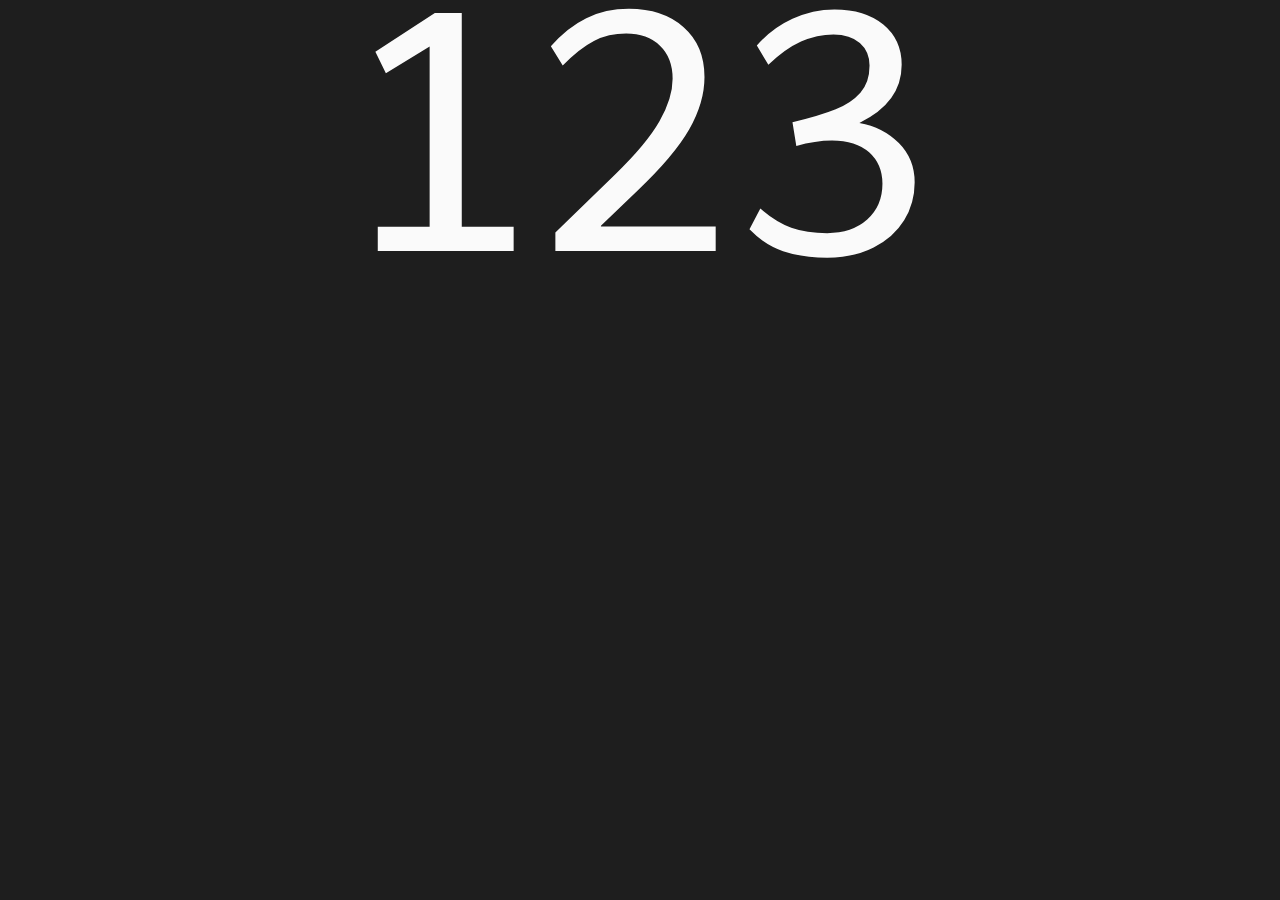
<file: index.html>
<!DOCTYPE html>
<html>
 <head>
   <meta charset="UTF-8">
   <meta name="viewport" content="width=device-width,initial-scale=1">
   <title>Loops</title>
 <link rel="stylesheet" href="style.css">
  <link href="https://fonts.googleapis.com/css?family=Martel+Sans" rel="stylesheet">
 </head>
 <body>
  <div class="one">
   <a href="1/index.html" target="_blank">
     <h1>1</h1>
   </a>
  </div>
  <div class="two">
   <a href="2/index.html" target="_blank">
     <h1>2</h1>
   </a>
  </div>
  <div class="three">
   <a href="3/index.html" target="_blank">
     <h1>3</h1>
   </a>
  </div>
 </body>
</html>
</file>
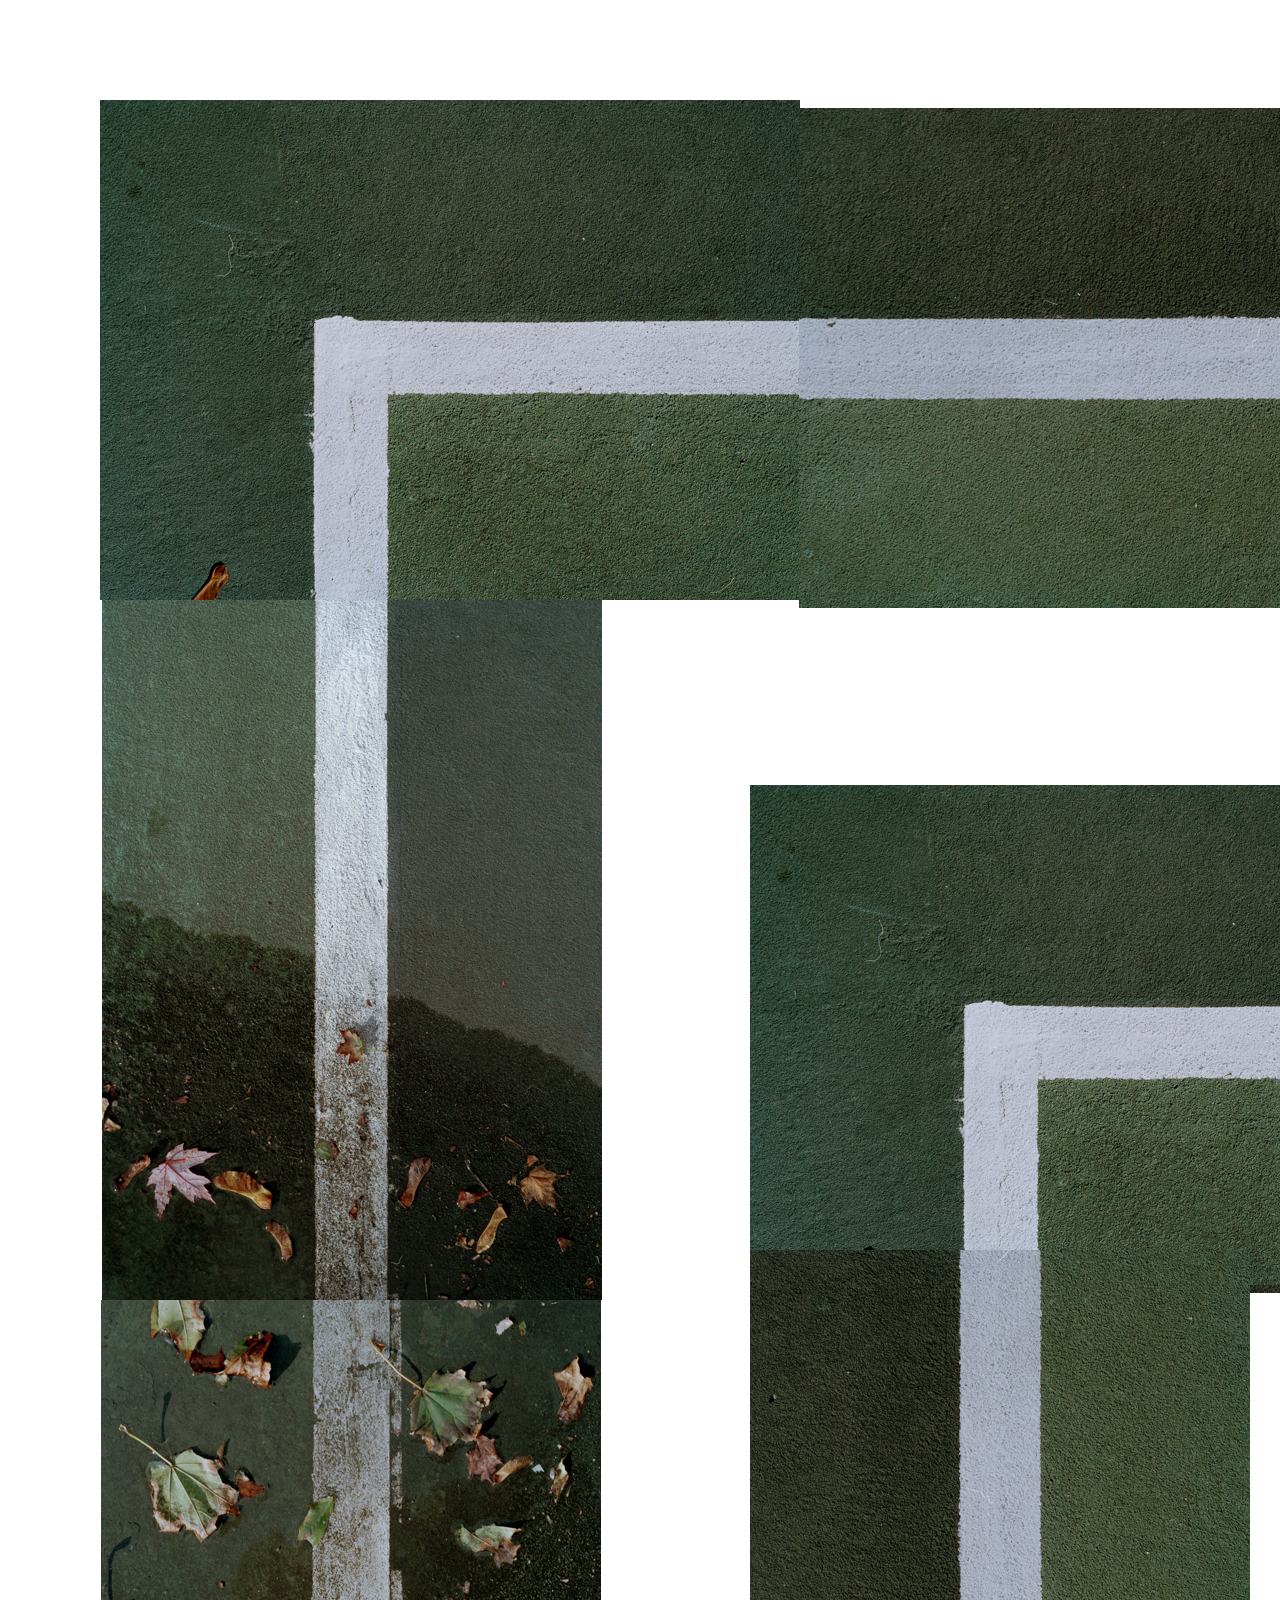
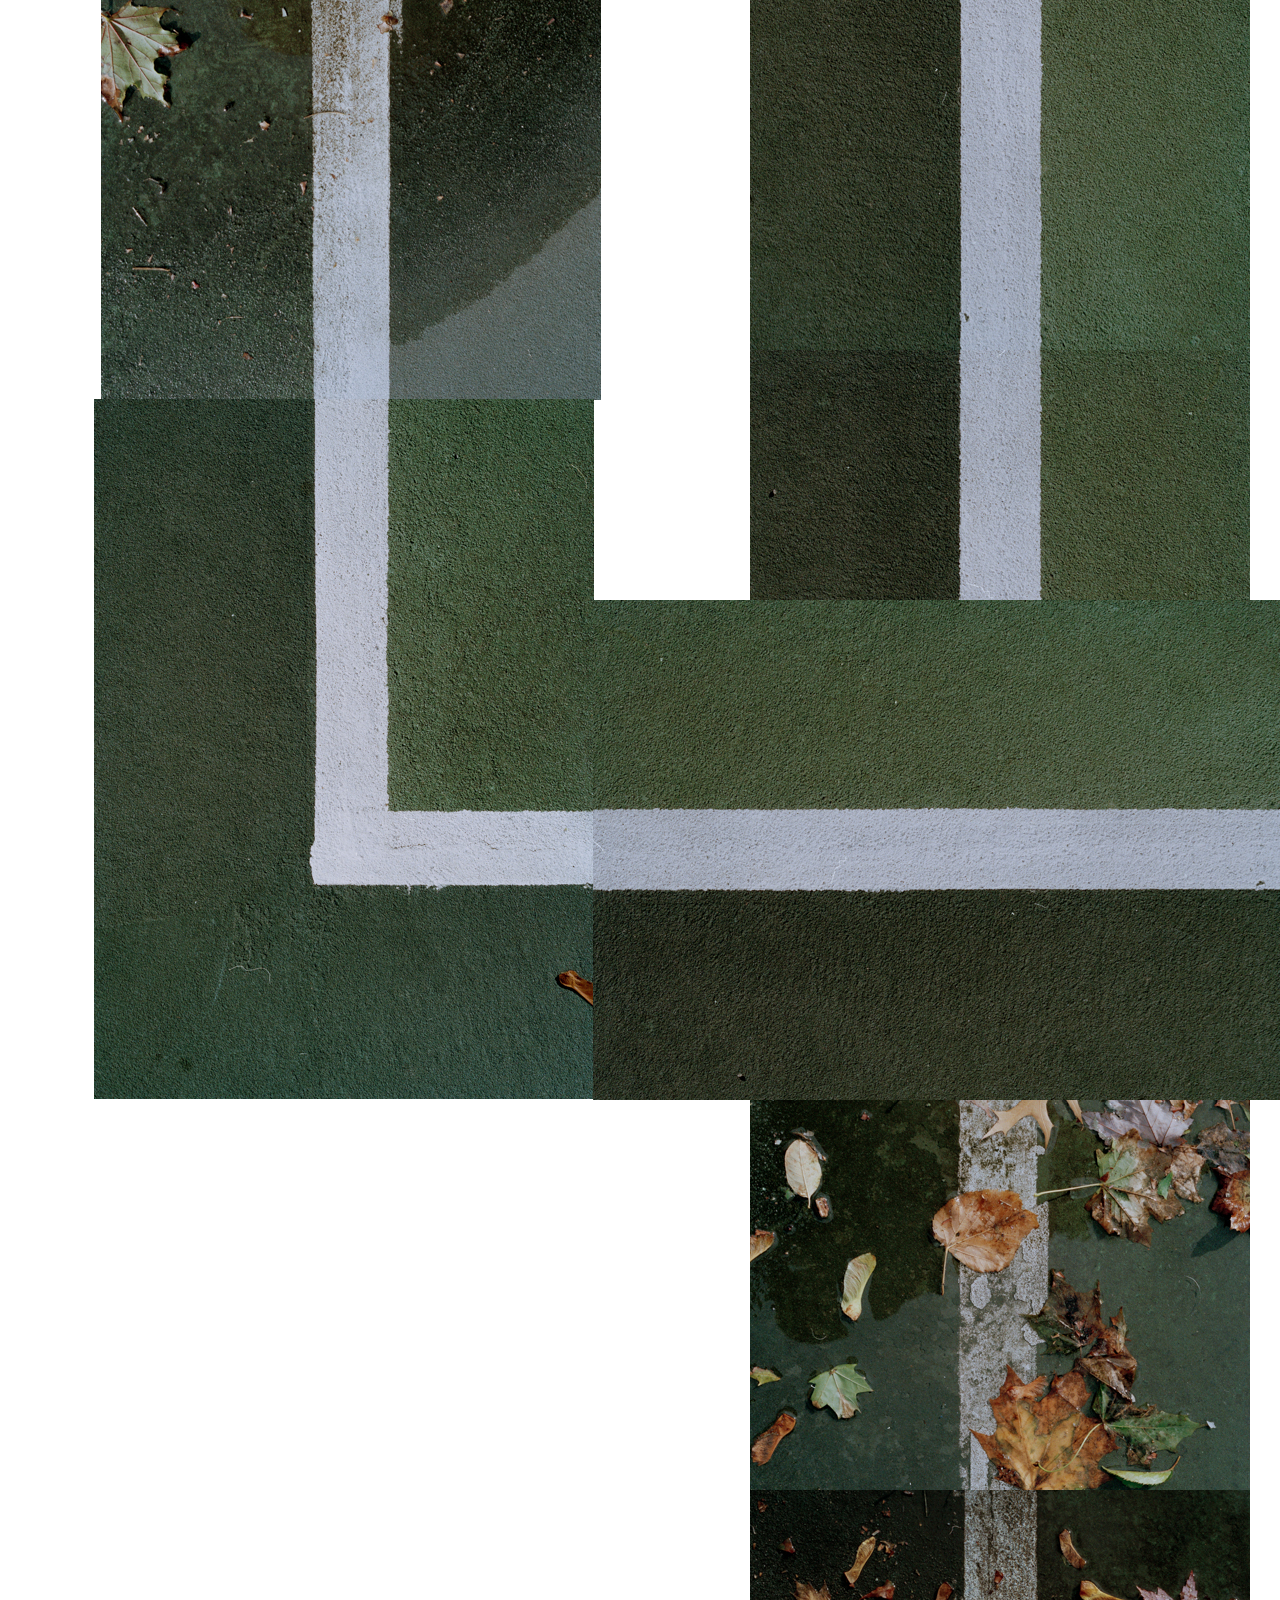
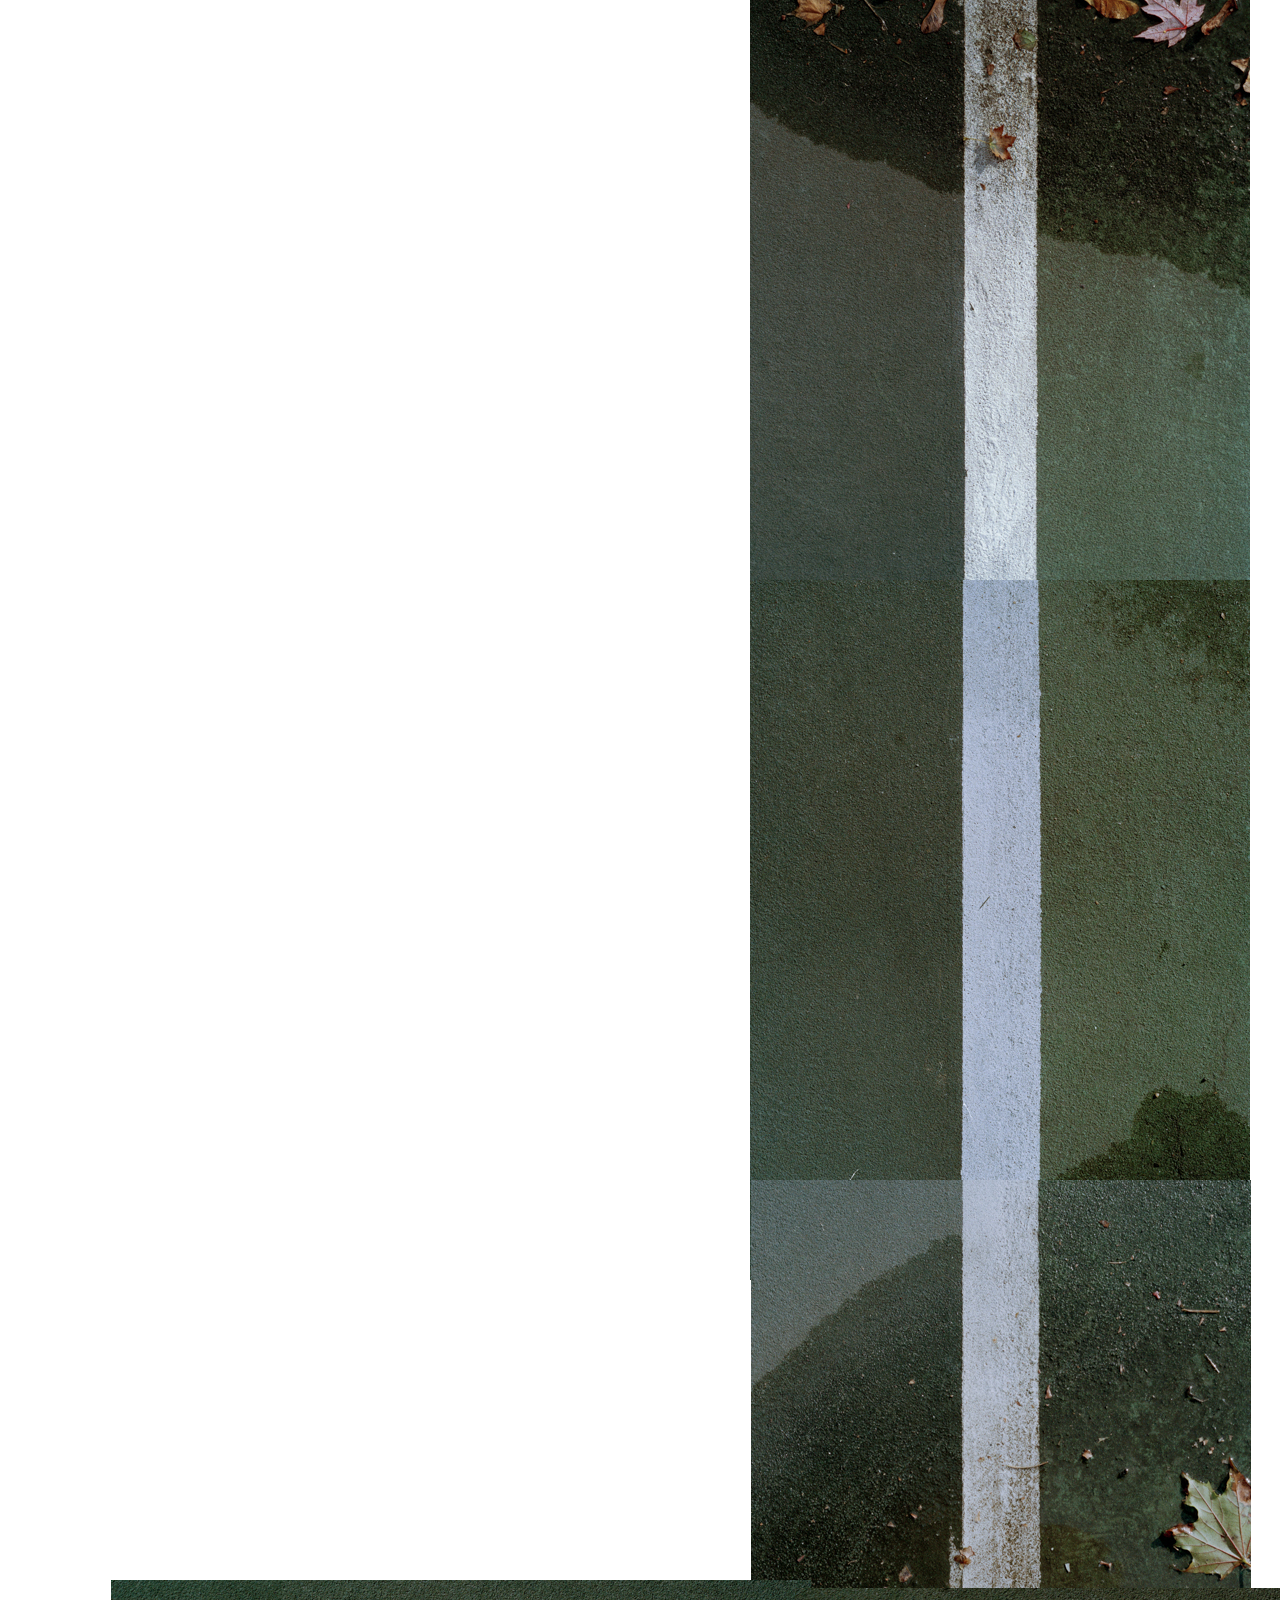
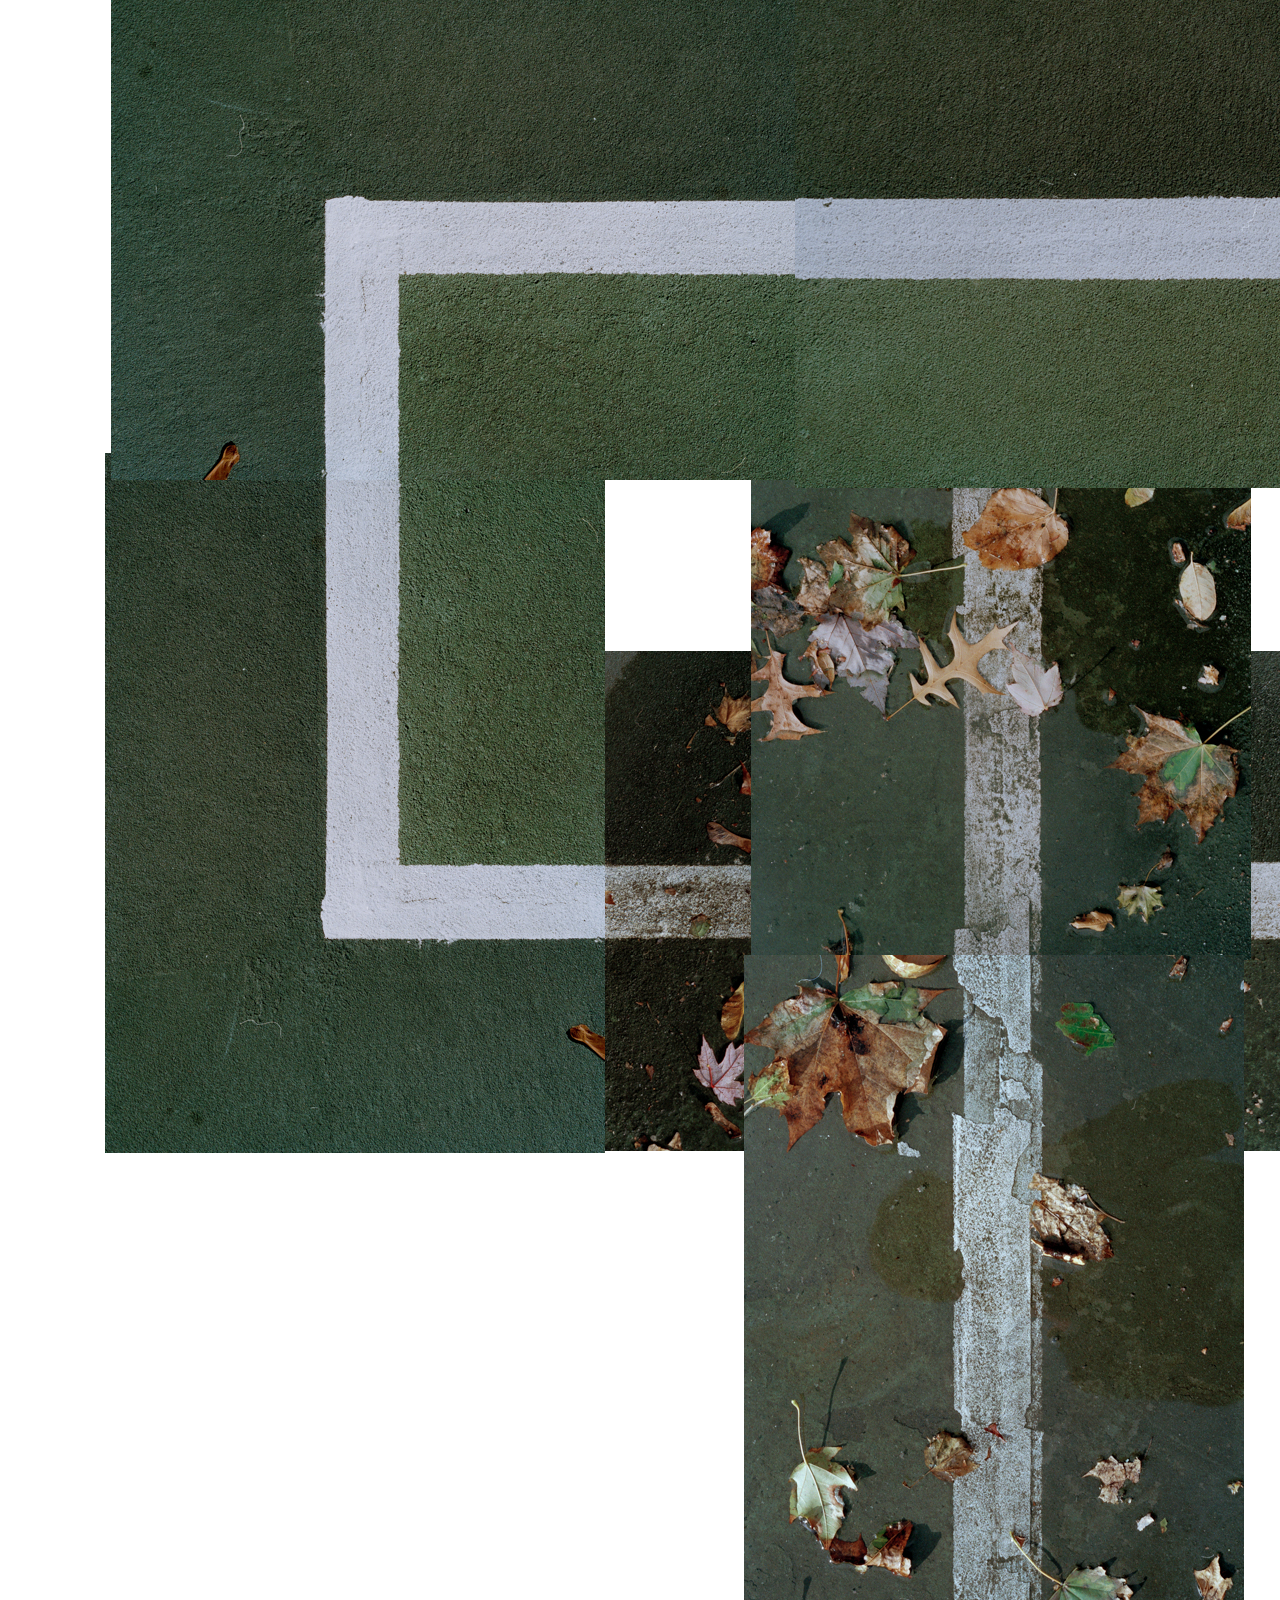
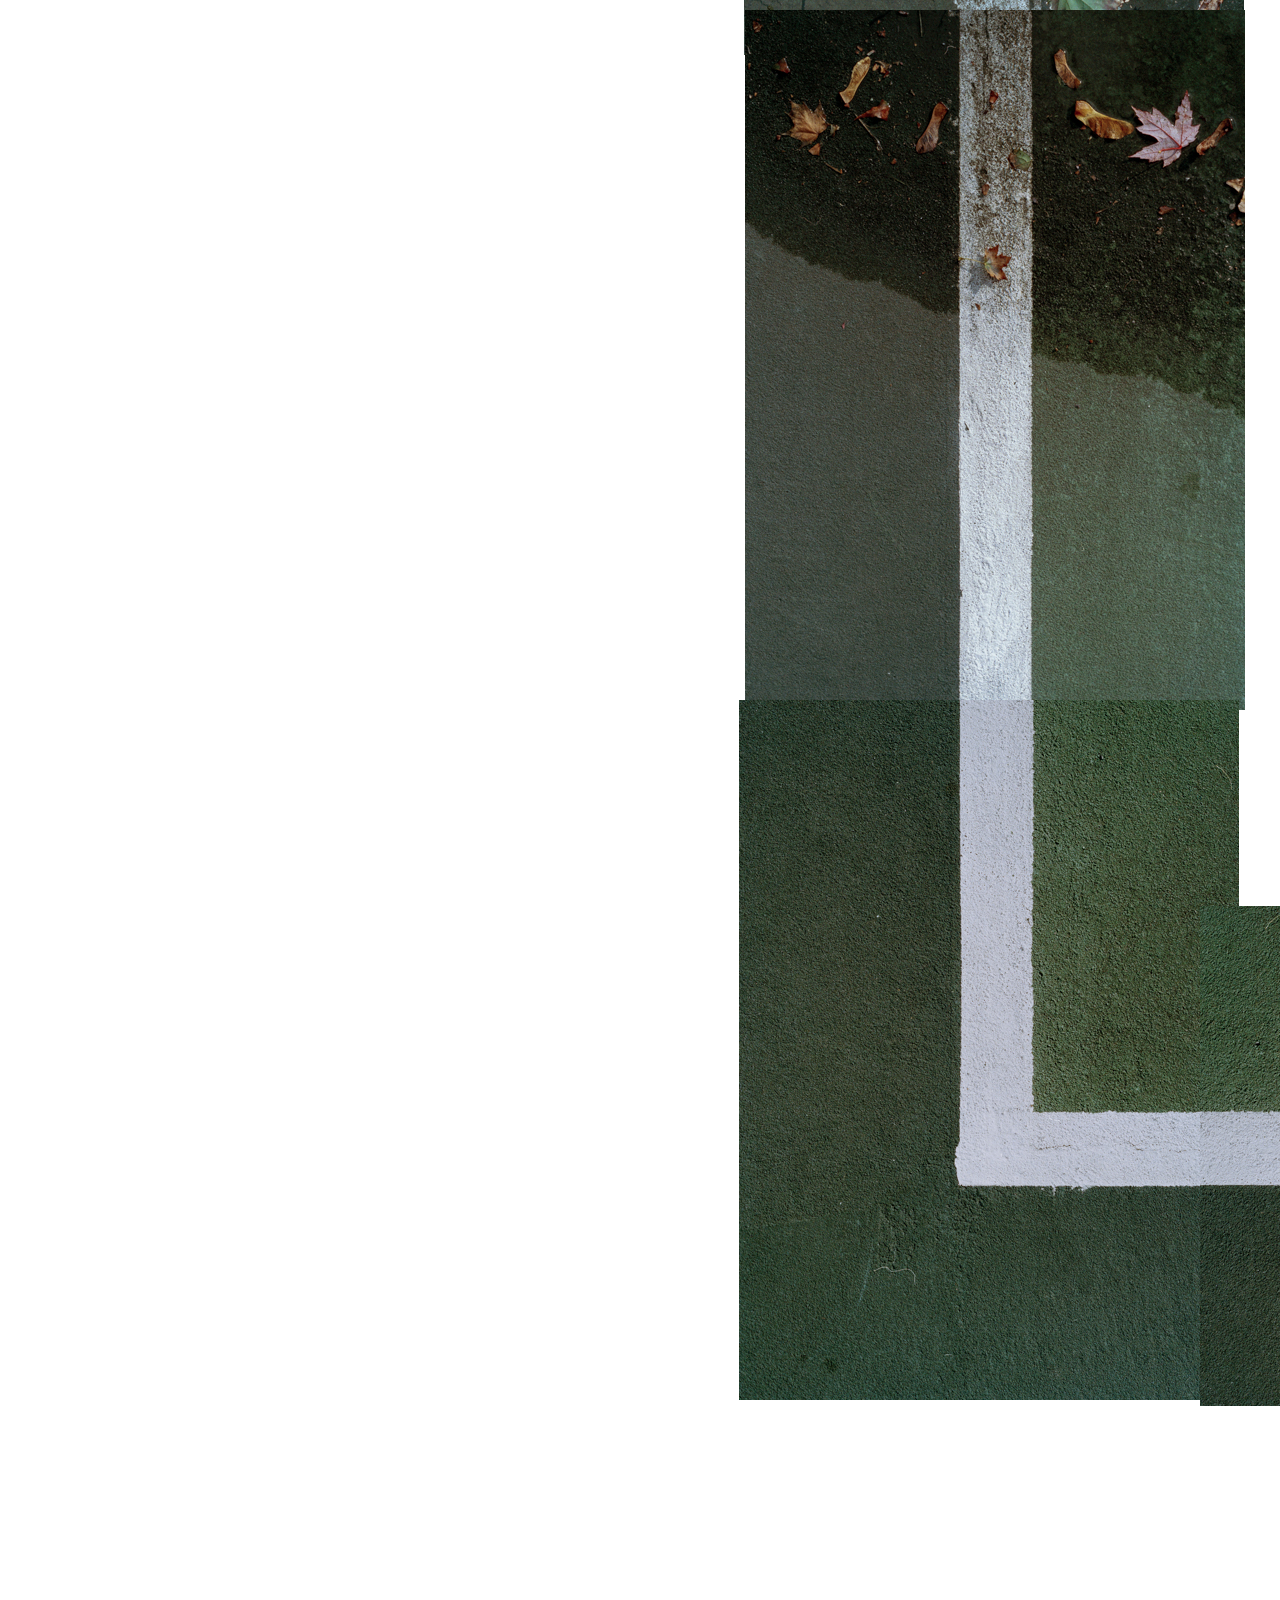
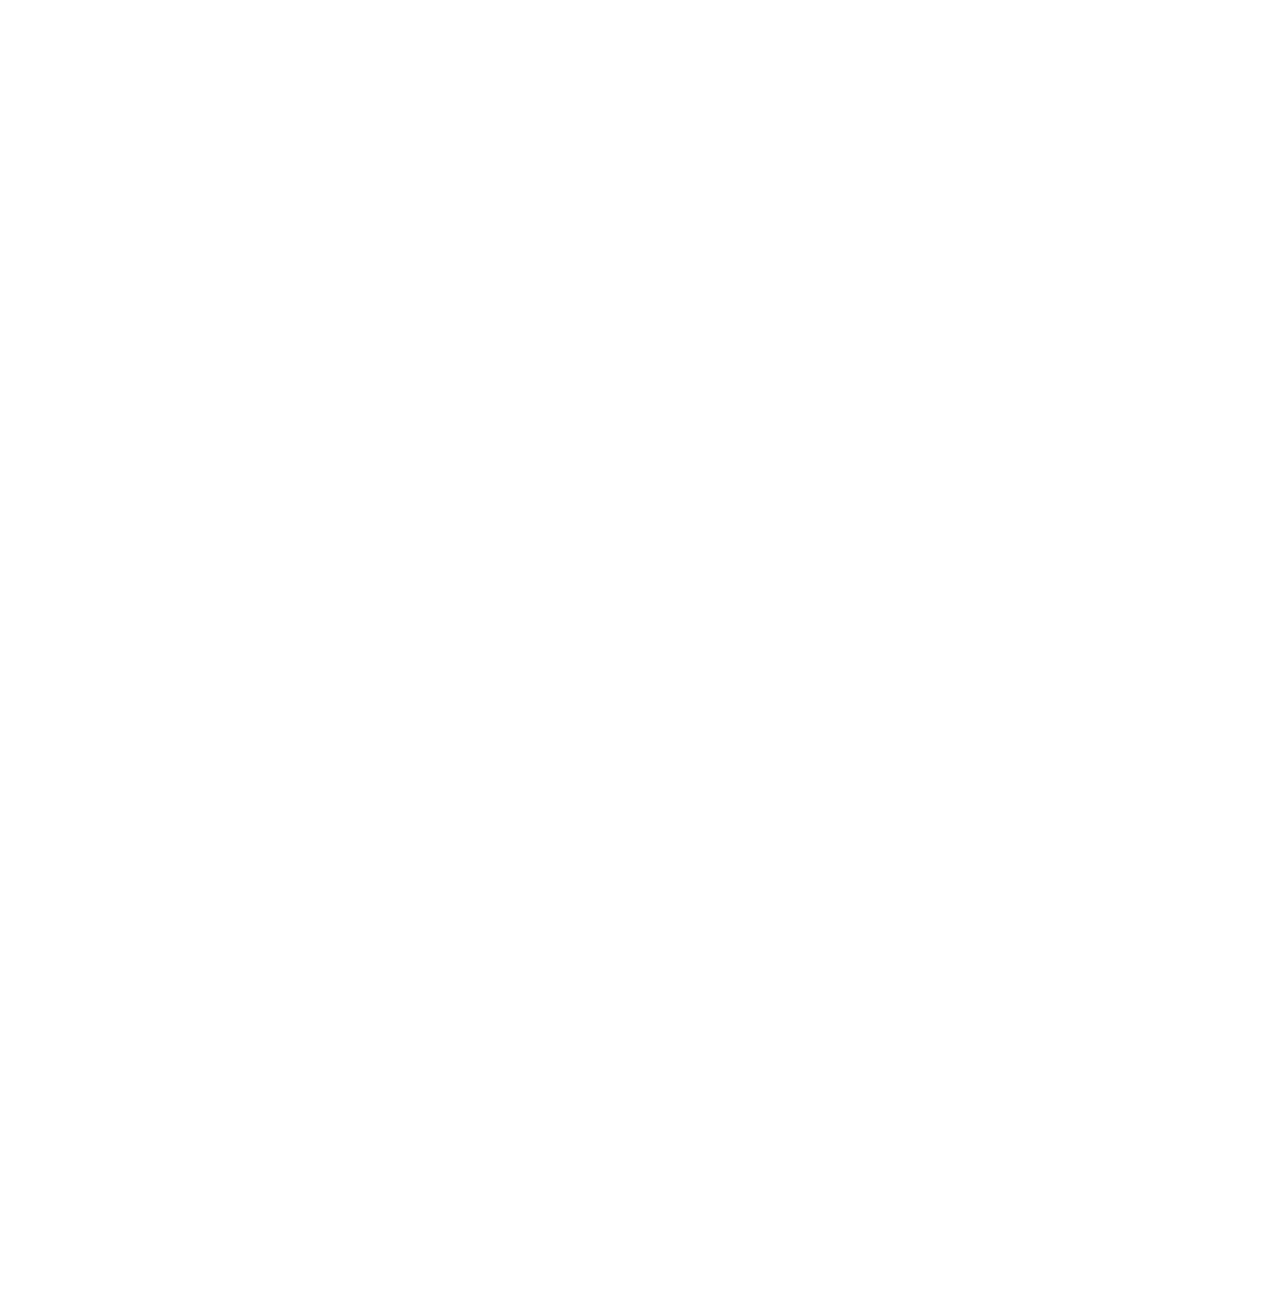
<file: 1/index.html>
<!doctype html>
<html>
  <head>
    <meta name="viewport" content="width=device-width, initial-scale=1">
    <title>1</title>
    <link rel="stylesheet" href="style.css">
  </head>
  <body>
    <div class="one">
      <img src="img/4.jpg" width="500" height="700">
    </div>
    <div class="two">
      <img src="img/1.jpg" width="500" height="700">
    </div>
    <div class="three">
      <img src="img/6.jpg" width="500" height="700">
    </div>
    <div class="four">
      <img src="img/4.jpg" width="500" height="700">
    </div>
    <div class="five">
      <img src="img/5.jpg" width="500" height="700">
    </div>
    <div class="six">
      <img src="img/3.jpg" width="500" height="700">
    </div>
    <div class="seven">
      <img src="img/5.jpg" width="500" height="700">
    </div>
    <div class="eight">
      <img src="img/4.jpg" width="500" height="700">
    </div>
    <div class="nine">
      <img src="img/4.jpg" width="500" height="700">
    </div>
    <div class="ten">
      <img src="img/7.jpg" width="500" height="700">
    </div>
    <div class="eleven">
      <img src="img/4.jpg" width="500" height="700">
    </div>
    <div class="twelve">
      <img src="img/7.jpg" width="500" height="700">
    </div>
    <div class="thirteen">
      <img src="img/6.jpg" width="500" height="700">
    </div>
    <div class="fourteen">
      <img src="img/4.jpg" width="500" height="700">
    </div>
    <div class="fifteen">
      <img src="img/4.jpg" width="500" height="700">
    </div>
    <div class="sixteen">
      <img src="img/5.jpg" width="500" height="700">
    </div>
    <div class="seventeen">
      <img src="img/4.jpg" width="500" height="700">
    </div>
    <div class="eighteen">
      <img src="img/4.jpg" width="500" height="700">
    </div>
    <div class="nineteen">
      <img src="img/1.jpg" width="500" height="700">
    </div>
    <div class="twenty">
      <img src="img/6.jpg" width="500" height="700">
    </div>
    <div class="twentyone">
      <img src="img/7.jpg" width="500" height="700">
    </div>
    <div class="twentytwo">
      <img src="img/5.jpg" width="500" height="700">
    </div>
    <div class="twentythree">
      <img src="img/1.jpg" width="500" height="700">
    </div>
    <div class="twentyfour">
      <img src="img/3.jpg" width="500" height="700">
    </div>
    <div class="twentyfive">
      <img src="img/2.jpg" width="500" height="700">
    </div>
    <div class="twentysix">
      <img src="img/5.jpg" width="500" height="700">
    </div>
    <div class="twentyseven">
      <img src="img/5.jpg" width="500" height="700">
    </div>
    <div class="twentyeight">
      <img src="img/2.jpg" width="500" height="700">
    </div>
    <div class="twentynine">
      <img src="img/1.jpg" width="500" height="700">
    </div>
    <div class="thirty">
      <img src="img/7.jpg" width="500" height="700">
    </div>
    <div class="thirtyone">
      <img src="img/6.jpg" width="500" height="700">
    </div>
    <div class="thirtytwo">
      <img src="img/2.jpg" width="500" height="700">
    </div>
    <div class="thirtythree">
      <img src="img/3.jpg" width="500" height="700">
    </div>
    <div class="thirtyfour">
      <img src="img/1.jpg" width="500" height="700">
    </div>
    <div class="thirtyfive">
      <img src="img/4.jpg" width="500" height="700">
    </div>
    <div class="thirtysix">
      <img src="img/4.jpg" width="500" height="700">
    </div>
    <div class="thirtyseven">
      <img src="img/5.jpg" width="500" height="700">
    </div>
    <div class="thirtyeight">
      <img src="img/4.jpg" width="500" height="700">
    </div>
    <div class="thirtynine">
      <img src="img/5.jpg" width="500" height="700">
    </div>
    <div class="fourty">
      <img src="img/6.jpg" width="500" height="700">
    </div>
    <div class="fourtyone">
      <img src="img/4.jpg" width="500" height="700">
    </div>
    <div class="fourtytwo">
      <img src="img/4.jpg" width="500" height="700">
    </div>
    <div class="fourtythree">
      <img src="img/6.jpg" width="500" height="700">
    </div>
    <div class="fourtyfour">
      <img src="img/1.jpg" width="500" height="700">
    </div>
    <div class="fourtyfive">
      <img src="img/4.jpg" width="500" height="700">
    </div>
    <div class="fourtysix">
      <img src="img/5.jpg" width="500" height="700">
    </div>
    <div class="fourtyseven">
      <img src="img/3.jpg" width="500" height="700">
    </div>
    <div class="fourtyeight">
      <img src="img/2.jpg" width="500" height="700">
    </div>
    <div class="fourtynine">
      <img src="img/4.jpg" width="500" height="700">
    </div>
    <div class="fifty">
      <img src="img/7.jpg" width="500" height="700">
    </div>
    <div class="fiftyone">
      <img src="img/4.jpg" width="500" height="700">
    </div>
    <div class="fiftytwo">
      <img src="img/1.jpg" width="500" height="700">
    </div>
    <div class="fiftythree">
      <img src="img/6.jpg" width="500" height="700">
    </div>
    <div class="fiftyfour">
      <img src="img/5.jpg" width="500" height="700">
    </div>
    <div class="fiftyfive">
      <img src="img/4.jpg" width="500" height="700">
    </div>
    <div class="fiftysix">
      <img src="img/5.jpg" width="500" height="700">
    </div>
    <div class="fiftyseven">
      <img src="img/6.jpg" width="500" height="700">
    </div>
    <div class="fiftyeight">
      <img src="img/1.jpg" width="500" height="700">
    </div>
    <div class="fiftynine">
      <img src="img/4.jpg" width="500" height="700">
    </div>
    <div class="sixty">
      <img src="img/4.jpg" width="500" height="700">
    </div>
    <div class="sixtyone">
      <img src="img/5.jpg" width="500" height="700">
    </div>
    <div class="sixtytwo">
      <img src="img/1.jpg" width="500" height="700">
    </div>
    <div class="sixtythree">
      <img src="img/2.jpg" width="500" height="700">
    </div>
    <div class="sixtyfour">
      <img src="img/3.jpg" width="500" height="700">
    </div>
    <div class="sixtyfive">
      <img src="img/4.jpg" width="500" height="700">
    </div>
    <div class="sixtysix">
      <img src="img/4.jpg" width="500" height="700">
    </div>
    <div class="sixtyseven">
      <img src="img/5.jpg" width="500" height="700">
    </div>
    <div class="sixtyeight">
      <img src="img/1.jpg" width="500" height="700">
    </div>
    <div class="sixtynine">
      <img src="img/3.jpg" width="500" height="700">
    </div>
    <div class="seventy">
      <img src="img/2.jpg" width="500" height="700">
    </div>
    <div class="seventyone">
      <img src="img/2.jpg" width="500" height="700">
    </div>
    <div class="seventytwo">
      <img src="img/6.jpg" width="500" height="700">
    </div>
    <div class="seventythree">
      <img src="img/7.jpg" width="500" height="700">
    </div>
    <div class="seventyfour">
      <img src="img/5.jpg" width="500" height="700">
    </div>
    <div class="seventyfive">
      <img src="img/5.jpg" width="500" height="700">
    </div>
    <div class="seventysix">
      <img src="img/5.jpg" width="500" height="700">
    </div>
    <div class="seventyseven">
      <img src="img/4.jpg" width="500" height="700">
    </div>
    <div class="seventyeight">
      <img src="img/1.jpg" width="500" height="700">
    </div>
    <div class="seventynine">
      <img src="img/4.jpg" width="500" height="700">
    </div>
    <div class="eighty">
      <img src="img/4.jpg" width="500" height="700">
    </div>
    <div class="eightyone">
      <img src="img/2.jpg" width="500" height="700">
    </div>
    <div class="eightytwo">
      <img src="img/3.jpg" width="500" height="700">
    </div>
    <div class="eightythree">
      <img src="img/6.jpg" width="500" height="700">
    </div>
    <div class="eightyfour">
      <img src="img/4.jpg" width="500" height="700">
    </div>
    <div class="eightyfive">
      <img src="img/1.jpg" width="500" height="700">
    </div>
    <div class="eightysix">
      <img src="img/6.jpg" width="500" height="700">
    </div>
    <div class="eightyseven">
      <img src="img/7.jpg" width="500" height="700">
    </div>
    <div class="eightyeight">
      <img src="img/5.jpg" width="500" height="700">
    </div>
    <div class="eightynine">
      <img src="img/2.jpg" width="500" height="700">
    </div>
    <div class="ninety">
      <img src="img/3.jpg" width="500" height="700">
    </div>
    <div class="ninetyone">
      <img src="img/6.jpg" width="500" height="700">
    </div>
    <div class="ninetytwo">
      <img src="img/7.jpg" width="500" height="700">
    </div>
    <div class="ninetythree">
      <img src="img/1.jpg" width="500" height="700">
    </div>
    <div class="ninetyfour">
      <img src="img/1.jpg" width="500" height="700">
    </div>
    <div class="ninetyfive">
      <img src="img/4.jpg" width="500" height="700">
    </div>
    <div class="ninetysix">
      <img src="img/5.jpg" width="500" height="700">
    </div>
    <div class="ninetyseven">
      <img src="img/7.jpg" width="500" height="700">
    </div>
    <div class="ninetyeight">
      <img src="img/6.jpg" width="500" height="700">
    </div>
    <div class="ninetynine">
      <img src="img/3.jpg" width="500" height="700">
    </div>
    <div class="onehundred">
      <img src="img/1.jpg" width="500" height="700">
    </div>
    <div class="onehundredone">
      <img src="img/5.jpg" width="500" height="700">
    </div>
    <div class="onehundredtwo">
      <img src="img/6.jpg" width="500" height="700">
    </div>
    <div class="onehundredthree">
      <img src="img/1.jpg" width="500" height="700">
    </div>
    <div class="onehundredfour">
      <img src="img/4.jpg" width="500" height="700">
    </div>
  </body>
</html>
</file>
<file: 1/style.css>
body {
  display: grid;
  grid-template-columns: 1000px 1000px 1000px 1000px 1000px 1000px 1000px 1000px 1000px;
  grid-template-rows: 1000px 1000px 1000px 1000px 1000px 1000px 1000px 1000px 1000px;
  padding: 0px;
  margin: 100px;
}

.one{
  grid-column-start: 1;
  grid-row-start: 1;
  position: relative;
  transform: rotate(-90deg);
  top: -500px;
}
.two{
  grid-column-start: 1;
  grid-row-start: 1;
  position: relative;
  top: 500px;
  left: 2px;
}
.three{
  grid-column-start: 1;
  grid-row-start: 2;
  position: relative;
  top: 200px;
  left: 1px;
}
.four{
  grid-column-start: 1;
  grid-row-start: 2;
  position: relative;
  transform: rotate(180deg);
  top: 599px;
  left: -506px;
}
.five{
  grid-column-start: 1;
  grid-row-start: 3;
  position: relative;
  transform: rotate(90deg);
  top: 100px;
  left: 193px;
}
.six{
  grid-column-start: 2;
  grid-row-start: 3;
  position: relative;
  transform: rotate(90deg);
  top: 100px;
  left: -110px;
}
.seven{
  grid-column-start: 1;
  grid-row-start: 1;
  position: relative;
  transform: rotate(-90deg);
  top: -492px;
  left: 699px;
}
.eight{
  grid-column-start: 2;
  grid-row-start: 3;
  position: relative;
  transform: rotate(90deg);
  top: 110px;
  left: 585px;
}
.nine{
  grid-column-start: 3;
  grid-row-start: 3;
  position: relative;
  top: -590px;
  left: 92px;
}
.ten{
  grid-column-start: 2;
  grid-row-start: 1;
  position: relative;
  transform: rotate(-90deg);
  top: -492px;
  left: 399px;
}
.eleven{
  grid-column-start: 2;
  grid-row-start: 2;
  position: relative;
  transform: rotate(-90deg);
  top: -97px;
  left: 398px;
}
.twelve{
  grid-column-start: 2;
  grid-row-start: 2;
  position: relative;
  transform: rotate(180deg);
  top: 400px;
  left: -100px;
}
.thirteen{
  grid-column-start: 2;
  grid-row-start: 2;
  position: relative;
  transform: rotate(180deg);
  top: 1000px;
  left: -99px;
}
.fourteen{
  grid-column-start: 3;
  grid-row-start: 1;
  position: relative;
  top: 7px;
}
.fifteen{
  grid-column-start: 3;
  grid-row-start: 2;
  position: relative;
  transform: rotate(90deg);
  top: -300px;
  left: -506px;
}
.sixteen{
  grid-column-start: 2;
  grid-row-start: 2;
  position: relative;
  transform: rotate(90deg);
  top: -307px;
  left: -200px;
}
.seventeen{
  grid-column-start: 1;
  grid-row-start: 1;
  position: relative;
  transform: rotate(-90deg);
  top: 185px;
  left: 650px;
}
.eighteen{
  grid-column-start: 2;
  grid-row-start: 3;
  position: relative;
  transform: rotate(180deg);
  top: 695px;
  left: -105px;
}

.nineteen{
  grid-column-start: 3;
  grid-row-start: 4;
  position: relative;
  transform: rotate(-90deg);
  top: -307px;
  left: -150px;
}
.twenty{
  grid-column-start: 3;
  grid-row-start: 4;
  position: relative;
  transform: rotate(-90deg);
  top: -306px;
  left: 547px;
}
.twentyone{
  grid-column-start: 4;
  grid-row-start: 4;
  position: relative;
  transform: rotate(-90deg);
  top: -307px;
  left: 240px;
}
.twentytwo{
  grid-column-start: 5;
  grid-row-start: 4;
  position: relative;
  transform: rotate(-90deg);
  top: -306px;
  left: -95px;
}
.twentythree{
  grid-column-start:5;
  grid-row-start: 4;
  position: relative;
  transform: rotate(-90deg);
  top: -307px;
  left: 550px;
}
.twentyfour{
  grid-column-start:6;
  grid-row-start: 4;
  position: relative;
  transform: rotate(-90deg);
  top: -307px;
  left: 245px;
}
.twentyfive{
  grid-column-start:7;
  grid-row-start: 4;
  position: relative;
  transform: rotate(90deg);
  top: 195px;
  left: -362px;
}
.twentysix{
  grid-column-start:1;
  grid-row-start: 2;
  position: relative;
  transform: rotate(180deg);
  top: -150px;
  left: 150px;
}
.twentyseven{
  grid-column-start:1;
  grid-row-start: 3;
  position: relative;
  transform: rotate(180deg);
  top: -455px;
  left: 150px;
  z-index: -1
}
.twentyeight{
  grid-column-start:1;
  grid-row-start: 3;
  position: relative;
  transform: rotate(180deg);
  top: 0px;
  left: 150px;
  z-index: -1
}
.twentynine{
  grid-column-start:1;
  grid-row-start: 4;
  position: relative;
  transform: rotate(180deg);
  top: -310px;
  left: 150px;
}
.thirty{
  grid-column-start:1;
  grid-row-start: 4;
  position: relative;
  transform: rotate(180deg);
  top: 380px;
  left: 150px;
}
.thirtyone{
  grid-column-start:1;
  grid-row-start: 5;
  position: relative;
  transform: rotate(180deg);
  top: -20px;
  left: 151px;
}
.thirtytwo{
  grid-column-start:2;
  grid-row-start: 6;
  position: relative;
  top: -40px;
  left: -349px;
}
.thirtythree{
  grid-column-start:2;
  grid-row-start: 6;
  position: relative;
  top: 655px;
  left: -356px;
}
.thirtyfour{
  grid-column-start:1;
  grid-row-start: 7;
  position: relative;
  transform: rotate(180deg);
  top: 10px;
  left: 145px;
}
.thirtyfive{
  grid-column-start:1;
  grid-row-start: 7;
  position: relative;
  transform: rotate(180deg);
  top: 700px;
  left: 139px;
}
.thirtysix{
  grid-column-start:2;
  grid-row-start: 8;
  position: relative;
  transform: rotate(90deg);
  top: 206px;
  left: -200px;
}
.thirtyseven{
  grid-column-start:2;
  grid-row-start: 8;
  position: relative;
  top: -400px;
  left: 300px;
}
.thirtyeight{
  grid-column-start:2;
  grid-row-start: 7;
  position: relative;
  transform: rotate(-90deg);
  top: -250px;
  left: 298px;
}
.thirtynine{
  grid-column-start:3;
  grid-row-start: 7;
  position: relative;
  transform: rotate(-90deg);
  top: -242px;
  left: -30px;
}
.fourty{
  grid-column-start:3;
  grid-row-start: 7;
  position: relative;
  transform: rotate(90deg);
  top: 257px;
  left: 325px;
}
.fourtyone{
  grid-column-start:4;
  grid-row-start: 7;
  position: relative;
  top: 257px;
  left: 320px;
}
.fourtytwo{
  grid-column-start:8;
  grid-row-start: 4;
  position: relative;
  transform: rotate(90deg);
  top: 202px;
  left: -690px;
}
.fourtythree{
  grid-column-start:8;
  grid-row-start: 4;
  position: relative;
  top: -350px;
  left: -191px;
}
.fourtyfour{
  grid-column-start:8;
  grid-row-start: 3;
  position: relative;
  top: 5px;
  left: -191px;
}
.fourtyfive{
  grid-column-start:8;
  grid-row-start: 2;
  position: relative;
  top: 314px;
  left: -185px;
}
.fourtysix{
  grid-column-start:8;
  grid-row-start: 2;
  position: relative;
  transform: rotate(-90deg);
  top: -185px;
  left: -845px;
}
.fourtyseven{
  grid-column-start:5;
  grid-row-start: 8;
  position: relative;
  top: -50px;
  left: -685px;
}
.fourtyeight{
  grid-column-start:5;
  grid-row-start: 9;
  position: relative;
  top: -350px;
  left: -682px;
}
.fourtynine{
  grid-column-start:4;
  grid-row-start: 9;
  position: relative;
  transform: rotate(90deg);
  top: 210px;
  left: -180px;
}
.fifty{
  grid-column-start:4;
  grid-row-start: 9;
  position: relative;
  transform: rotate(-90deg);
  top: -298px;
  left: -575px;
}
.fiftyone{
  grid-column-start:3;
  grid-row-start: 9;
  position: relative;
  transform: rotate(180deg);
  top: -299px;
  left: -530px;
}
.fiftytwo{
  grid-column-start:3;
  grid-row-start: 8;
  position: relative;
  transform: rotate(180deg);
  top: 30px;
  left: -523px;
}
.fiftythree{
  grid-column-start:3;
  grid-row-start: 8;
  position: relative;
  transform: rotate(180deg);
  top: -600px;
  left: -523px;
  z-index: -1;
}
.fiftyfour{
  grid-column-start:3;
  grid-row-start: 7;
  position: relative;
  transform: rotate(180deg);
  top: -270px;
  left: -523px;
  z-index: -1;
}
.fiftyfive{
  grid-column-start:3;
  grid-row-start: 6;
  position: relative;
  top: 350px;
  left: -18px;
}
.fiftysix{
  grid-column-start:2;
  grid-row-start: 6;
  position: relative;
  transform: rotate(-90deg);
  top: -149px;
  left: 325px;
}
.fiftyseven{
  grid-column-start:2;
  grid-row-start: 6;
  position: relative;
  transform: rotate(-90deg);
  top: -149px;
  left: -280px;
  z-index: -1;
}
.fiftyeight{
  grid-column-start:1;
  grid-row-start: 6;
  position: relative;
  transform: rotate(-90deg);
  top: -149px;
  left: 50px;
  z-index: -1;
}
.fiftynine{
  grid-column-start:1;
  grid-row-start: 6;
  position: relative;
  transform: rotate(180deg);
  top: -147px;
  left: -495px;
}
.sixty{
  grid-column-start:1;
  grid-row-start: 6;
  position: relative;
  transform: rotate(-90deg);
  top: -820px;
  left: 11px;
}
.sixtyone{
  grid-column-start:1;
  grid-row-start: 6;
  position: relative;
  transform: rotate(-90deg);
  top: -812px;
  left: 695px;
}
.sixtytwo{
  grid-column-start:2;
  grid-row-start: 6;
  position: relative;
  transform: rotate(-90deg);
  top: -812px;
  left: 390px;
}
.sixtythree{
  grid-column-start:3;
  grid-row-start: 6;
  position: relative;
  transform: rotate(-90deg);
  top: -815px;
  left: 85px;
}
.sixtyfour{
  grid-column-start:3;
  grid-row-start: 6;
  position: relative;
  transform: rotate(-90deg);
  top: -808px;
  left: 780px;
}
.sixtyfive{
  grid-column-start:4;
  grid-row-start: 6;
  position: relative;
  transform: rotate(90deg);
  top: -300px;
  left: 140px;
}
.sixtysix{
  grid-column-start:7;
  grid-row-start: 2;
  position: relative;
  transform: rotate(-90deg);
  top: -189px;
  left: -500px;
}
.sixtyseven{
  grid-column-start:6;
  grid-row-start: 2;
  position: relative;
  transform: rotate(180deg);
  top: 480px;
  left: 0px;
}
.sixtyeight{
  grid-column-start:6;
  grid-row-start: 3;
  position: relative;
  top: 475px;
  left: 500px;
}
.sixtynine{
  grid-column-start:6;
  grid-row-start: 4;
  position: relative;
  top: 0px;
  left: 500px;
  z-index: -1;
}
.seventy{
  grid-column-start:6;
  grid-row-start: 5;
  position: relative;
  top: -400px;
  left: 500px;
  z-index: -1;
}
.seventyone{
  grid-column-start:6;
  grid-row-start: 5;
  position: relative;
  top: 50px;
  left: 500px;
  z-index: -1;
}
.seventytwo{
  grid-column-start:6;
  grid-row-start: 5;
  position: relative;
  top: 650px;
  left: 500px;
}
.seventythree{
  grid-column-start:6;
  grid-row-start: 6;
  position: relative;
  top: 275px;
  left: 500px;
}
.seventyfour{
  grid-column-start:6;
  grid-row-start: 7;
  position: relative;
  top: -55px;
  left: 500px;
}
.seventyfive{
  grid-column-start:6;
  grid-row-start: 7;
  position: relative;
  top: 640px;
  left: 500px;
}
.seventysix{
  grid-column-start:6;
  grid-row-start: 8;
  position: relative;
  top: 300px;
  left: 500px;
}
.seventyseven{
  grid-column-start:6;
  grid-row-start: 8;
  position: relative;
  transform: rotate(180deg);
  top: 600px;
  left: -5px;
}
.seventyeight{
  grid-column-start:7;
  grid-row-start: 8;
  position: relative;
  transform: rotate(-90deg);
  top: 598px;
  left: -15px;
}
.seventynine{
  grid-column-start:7;
  grid-row-start: 9;
  position: relative;
  transform: rotate(90deg);
  top: 105px;
  left: 370px;
}
.eighty{
  grid-column-start:8;
  grid-row-start: 8;
  position: relative;
  top: 410px;
  left: -125px;
}
.eightyone{
  grid-column-start:7;
  grid-row-start: 8;
  position: relative;
  transform: rotate(90deg);
  top: 418px;
  left: -115px;
}
.eightytwo{
  grid-column-start:6;
  grid-row-start: 8;
  position: relative;
  transform: rotate(90deg);
  top: 410px;
  left: 200px;
  z-index: -1;
}
.eightythree{
  grid-column-start:5;
  grid-row-start: 8;
  position: relative;
  transform: rotate(90deg);
  top: 410px;
  left: 600px;
  z-index: -1;
}
.eightyfour{
  grid-column-start:5;
  grid-row-start: 8;
  position: relative;
  transform: rotate(180deg);
  top: -90px;
  left: 0px;
}
.eightyfive{
  grid-column-start:5;
  grid-row-start: 7;
  position: relative;
  transform: rotate(180deg);
  top: 250px;
  left: 6px;
}
.eightysix{
  grid-column-start:5;
  grid-row-start: 7;
  position: relative;
  transform: rotate(180deg);
  top: -348px;
  left: 6px;
}
.eightyseven{
  grid-column-start:5;
  grid-row-start: 6;
  position: relative;
  transform: rotate(180deg);
  top: 40px;
  left: 5px;
}
.eightyeight{
  grid-column-start:5;
  grid-row-start: 6;
  position: relative;
  transform: rotate(180deg);
  top: -595px;
  left: 5px;
}
.eightynine{
  grid-column-start:5;
  grid-row-start: 5;
  position: relative;
  top: 30px;
  left: 505px;
}
.ninety{
  grid-column-start:5;
  grid-row-start: 4;
  position: relative;
  top: 340px;
  left: 500px;
}
.ninetyone{
  grid-column-start:5;
  grid-row-start: 4;
  position: relative;
  transform: rotate(180deg);
  top: -645px;
  left: 0px;
}
.ninetytwo{
  grid-column-start:5;
  grid-row-start: 3;
  position: relative;
  transform: rotate(180deg);
  top: -270px;
  left: 0px;
}
.ninetythree{
  grid-column-start:5;
  grid-row-start: 2;
  position: relative;
  transform: rotate(180deg);
  top: 60px;
  left: 0px;
}
.ninetyfour{
  grid-column-start:5;
  grid-row-start: 2;
  position: relative;
  top: -310px;
  left: 501px;
}
.ninetyfive{
  grid-column-start:5;
  grid-row-start: 1;
  position: relative;
  top: 50px;
  left: 507px;
}
.ninetysix{
  grid-column-start:5;
  grid-row-start: 1;
  position: relative;
  transform: rotate(-90deg);
  top: -450px;
  left: -75px;
}
.ninetyseven{
  grid-column-start:4;
  grid-row-start: 5;
  position: relative;
  top: 10px;
  left: 638px;
}
.ninetyeight{
  grid-column-start:4;
  grid-row-start: 4;
  position: relative;
  top: 390px;
  left: 636px;
  z-index: -1;
}
.ninetynine{
  grid-column-start:4;
  grid-row-start: 4;
  position: relative;
  top: -300px;
  left: 636px;
  z-index: -1;
}
.onehundred{
  grid-column-start:4;
  grid-row-start: 3;
  position: relative;
  top: 24px;
  left: 636px;
}
.onehundredone{
  grid-column-start:4;
  grid-row-start: 3;
  position: relative;
  top: -600px;
  left: 636px;
}
.onehundredtwo{
  grid-column-start:4;
  grid-row-start: 2;
  position: relative;
  top: 50px;
  left: 636px;
}
.onehundredthree{
  grid-column-start:4;
  grid-row-start: 1;
  position: relative;
  top: 390px;
  left: 636px;
}
.onehundredfour{
  grid-column-start:5;
  grid-row-start: 1;
  position: relative;
  transform: rotate(-90deg);
  top: -455px;
  left: -368px;
}
</file>
<file: style.css>
/* reset */
html, body, div,
      h1, h2, h3, h4, h5, h6, p,
      a, article, canvas, footer, header, section {
        margin: 0;
        padding: 0;
        border: 0;
        font-size: 100%;
        font: inherit;
        vertical-align: baseline;
      }

html{
  background: rgb(30, 30, 30);
}
body{
  display: grid;
	grid-template-columns: 1fr 200px 200px 200px 1fr;
}
.one{
  grid-column-start: 2;
}
.two{
  grid-column-start: 3;
}
.three{
  grid-column-start: 4;
}
a{
  text-decoration: none;
  font-family: 'Martel Sans', sans-serif;
  font-size: 350px;
  color: rgb(250,250,250);
  line-height: .96em;
}
a:hover{
  color: rgb(250,200,200);
}
</file>
